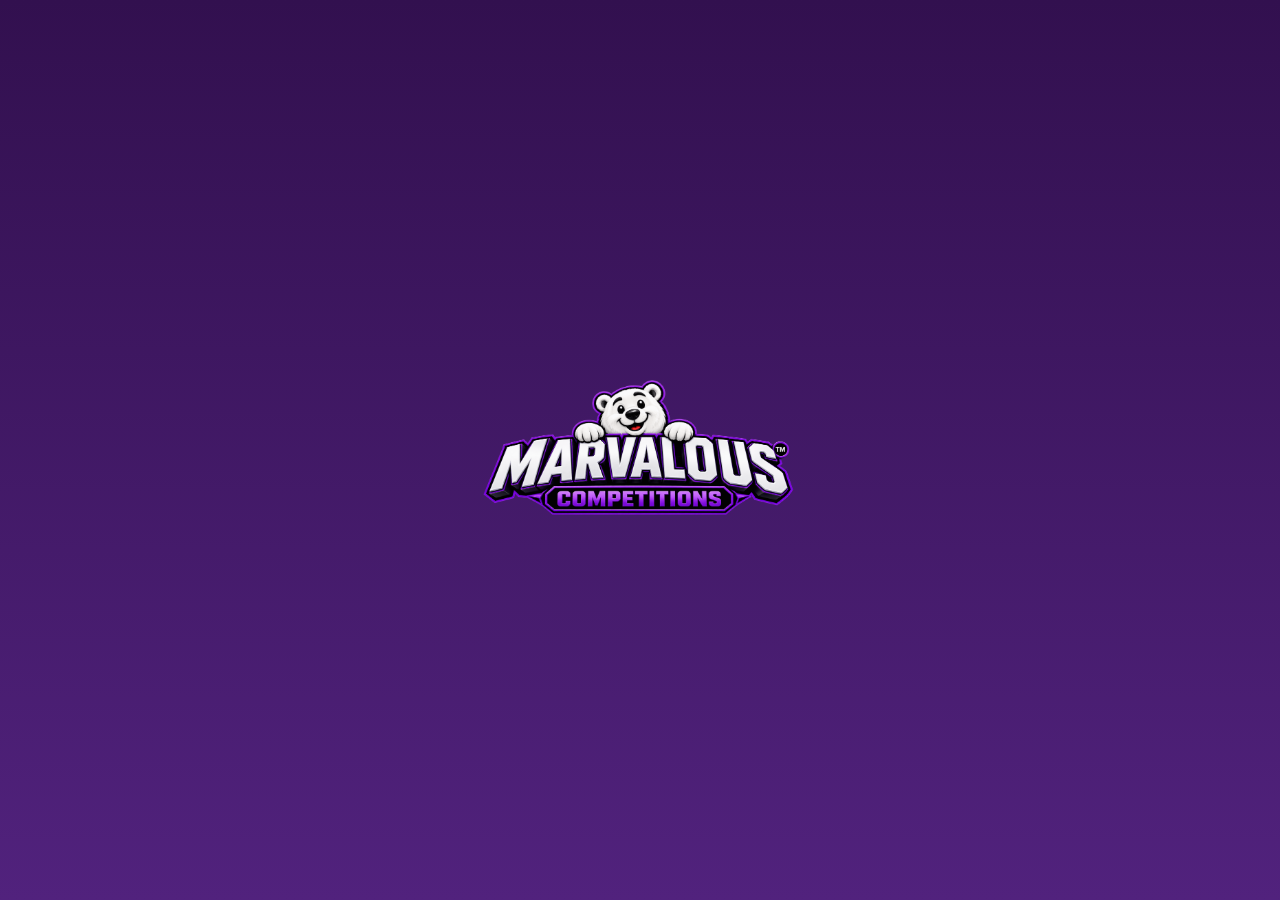
<file: index.html>
<!DOCTYPE html>
<html lang="en">
<head>
  <meta charset="UTF-8">
  <meta name="viewport" content="width=device-width, initial-scale=1.0">
  <meta name="theme-color" content="#5b2a86">
  <link rel="icon" type="image/png" href="app-icon.png">
<link rel="apple-touch-icon" href="app-icon.png">
<link rel="manifest" href="manifest.json"> 

  <title>Marvalous</title>
  <link rel="stylesheet"
href="https://cdnjs.cloudflare.com/ajax/libs/font-awesome/6.5.2/css/all.min.css">

  <style>
    * {
      box-sizing: border-box;
    }

    html, body {
      margin: 0;
      padding: 0;
      min-height: 100%;
      font-family: Arial, Helvetica, sans-serif;
      background: #111111;
    }

    body {
      display: flex;
      justify-content: center;
    }

    .app {
      width: 100%;
      max-width: 520px;
      min-height: 100vh;
      background:
        linear-gradient(
          180deg,
          #51227d 0%,
          #6b32a0 48%,
          #51227d 100%
        );
      padding-bottom: 30px;
      position: relative;
    }

    /* TOP */

   .top {
  padding: 18px 22px 5px;
  text-align: center;
}

.status-box {
  background: #050505;
  color: white;
  border: 2px solid white;
  border-radius: 14px;
  padding: 11px 8px;
  font-size: 17px;
  font-weight: 800;
  box-shadow:
  0 3px 8px rgba(0,0,0,.22),
  0 0 8px rgba(181, 92, 255, .95),
  0 0 20px rgba(145, 55, 230, .70);
}

   .logo-area {
  height: 165px;
  min-height: 0;
  display: flex;
  align-items: center;
  justify-content: center;
  padding: 10px 25px;
  text-align: center;
}

.logo {
  max-width: 270px;
  max-height: 150px;
  object-fit: contain;
}

.temporary-logo {
  display: none;
}

.rules {
  text-align: center;
  color: rgba(255,255,255,.75);
  margin: 0 0 14px;
  font-size: 15px;
}

.menu {
  padding: 0 22px 22px;
  display: grid;
  grid-template-columns: repeat(3, 1fr);
  gap: 12px;
}

.menu-button {
  height: 105px;
  min-height: 0;
  background: white;
  border: 1px solid rgba(220, 181, 255, 0.9);
  border-radius: 16px;
  color: #32154d;
  text-decoration: none;
  display: flex;
  flex-direction: column;
  align-items: center;
  justify-content: center;
  text-align: center;
  padding: 7px 5px;
  box-shadow:
  0 3px 8px rgba(0,0,0,.18),
  0 0 5px rgba(181, 92, 255, .85),
  0 0 10px rgba(145, 55, 230, .40);
  font-size: 13px;
  font-weight: 800;
  cursor: pointer;
}
    


.menu-button:active {
  transform: scale(.97);
}

.icon {
  font-size: 29px;
  line-height: 1;
  margin-bottom: 8px;
}

.notification-icon {
  position: relative;
}

.notification-badge {
  position: absolute;
  top: -11px;
  right: -14px;
  min-width: 21px;
  height: 21px;
  padding: 0 5px;
  border-radius: 999px;
  background: #e53935;
  color: white;
  font-size: 12px;
  font-weight: 800;
  line-height: 21px;
  text-align: center;
  display: none;
  box-shadow: 0 1px 4px rgba(0,0,0,.25);
}      
    .favourites {
      background: #080808;
      color: white;
    }

    .favourites .icon {
      color: #e44b61;
    }

    /* BOTTOM NAV */

    .bottom-nav {
      position: fixed;
      bottom: 0;
      left: 50%;
      transform: translateX(-50%);
      width: 100%;
      max-width: 520px;
      height: 82px;
      background: #32154d;
      border-top: 1px solid rgba(255,255,255,.2);
      display: grid;
      grid-template-columns: repeat(3, 1fr);
      align-items: center;
      z-index: 100;
    }

    .nav-button {
      color: white;
      text-decoration: none;
      text-align: center;
      font-size: 32px;
    }

    .nav-button.home {
      color: #c89cff;
    }

  /* SOCIAL POP-UP */

.social-overlay {
  position: fixed;
  inset: 0;
  background: rgba(0,0,0,.55);
  display: flex;
  align-items: flex-end;
  justify-content: center;
  z-index: 1000;
  opacity: 0;
  visibility: hidden;
  transition: opacity .25s ease;
}

.social-overlay.show {
  opacity: 1;
  visibility: visible;
}

.social-panel {
  width: 100%;
  max-width: 520px;
  background: #51227d;
  border-radius: 28px 28px 0 0;
  padding: 12px 28px 35px;
  transform: translateY(100%);
  transition: transform .3s ease;
  box-shadow: 0 -5px 20px rgba(0,0,0,.25);
}

.social-overlay.show .social-panel {
  transform: translateY(0);
}

.social-handle {
  width: 55px;
  height: 5px;
  border-radius: 10px;
  background: rgba(255,255,255,.35);
  margin: 0 auto 22px;
}

.social-panel h2 {
  color: white;
  text-align: center;
  font-size: 25px;
  margin: 0 0 18px;
}

.social-panel a {
  display: flex;
  align-items: center;
  gap: 22px;
  min-height: 70px;
  color: white;
  text-decoration: none;
  font-size: 20px;
}

.social-panel a i {
  width: 38px;
  text-align: center;
  font-size: 29px;
}  

.social-panel {
  position: relative;
}

.social-close {
  position: absolute;
  top: 18px;
  right: 22px;
  width: 42px;
  height: 42px;
  border: 0;
  background: transparent;
  color: white;
  font-size: 26px;
  display: flex;
  align-items: center;
  justify-content: center;
  cursor: pointer;
}    

/* SPLASH SCREEN */

.splash-screen {
  position: fixed;
  inset: 0;
  width: 100%;
  height: 100%;
  background: linear-gradient(180deg, #32104f 0%, #51227d 100%);
  display: flex;
  align-items: center;
  justify-content: center;
  z-index: 99999;
  transition: opacity 0.5s ease, visibility 0.5s ease;
}

.splash-screen img {
  width: 72%;
  max-width: 330px;
  height: auto;
}

.splash-screen.hide {
  opacity: 0;
  visibility: hidden;
  pointer-events: none;
}    
  </style>
  <script src="https://cdn.onesignal.com/sdks/web/v16/OneSignalSDK.page.js" defer></script>

<script>
window.OneSignalDeferred = window.OneSignalDeferred || [];

OneSignalDeferred.push(async function(OneSignal) {
  await OneSignal.init({
    appId: "53bd206e-20f6-417e-8d73-ce10ee3b1b3a",
    notifyButton: { enable: false }
  });
});
</script>
</head>

<script>
async function updateWinnersToday() {
  try {
 const response = await fetch(
  'https://raw.githubusercontent.com/marvcomps26/marvalous-play-app/refs/heads/main/winner-count.json?t=' + Date.now(),
  { cache: 'no-store' }
);

    const data = await response.json();

    if (data.todaysWinnerCount !== null && data.todaysWinnerCount !== undefined) {
      document.getElementById('todayWinners').textContent =
        data.todaysWinnerCount;
    }
  } catch (error) {
    console.log('Could not update winners count');
  }
}

updateWinnersToday();

setInterval(updateWinnersToday, 30000);
</script>

<!-- SOCIAL PANEL -->
<div id="socialOverlay" class="social-overlay" onclick="closeSocial(event)">

  <div class="social-panel">
  <button class="social-close" onclick="closeSocialPanel()" aria-label="Close">
    <i class="fa-solid fa-xmark"></i>
  </button>

  <div class="social-handle"></div>
  <h2>Follow Us</h2>

    <a href="https://www.facebook.com/share/1EojaTRH2G/">
      <i class="fa-brands fa-facebook"></i>
      Facebook
    </a>

    <a href="https://www.instagram.com/marvalous.competitions?stkn=MWVnZ3Nxdm54OHdrNQ==">
      <i class="fa-brands fa-instagram"></i>
      Instagram
    </a>

    <a href="https://www.tiktok.com/@marvalous_competitionsuk">
      <i class="fa-brands fa-tiktok"></i>
      TikTok
    </a>

  </div>

</div>

<script>
const socialOverlay = document.getElementById('socialOverlay');
const socialPanel = document.querySelector('.social-panel');

let socialStartY = 0;
let socialCurrentY = 0;
let socialDragging = false;

function openSocial(event) {
  event.preventDefault();

  socialPanel.style.transform = '';
  socialPanel.style.transition = '';

  socialOverlay.classList.add('show');
}

function closeSocial(event) {
  if (event.target.id === 'socialOverlay') {
    closeSocialPanel();
  }
}

function closeSocialPanel() {
  socialPanel.style.transition = 'transform .3s ease';
  socialPanel.style.transform = 'translateY(100%)';

  setTimeout(() => {
    socialOverlay.classList.remove('show');
    socialPanel.style.transform = '';
    socialPanel.style.transition = '';
  }, 300);
}

socialPanel.addEventListener('touchstart', function(event) {
  socialStartY = event.touches[0].clientY;
  socialCurrentY = socialStartY;
  socialDragging = true;

  socialPanel.style.transition = 'none';
}, { passive: true });

socialPanel.addEventListener('touchmove', function(event) {
  if (!socialDragging) return;

  socialCurrentY = event.touches[0].clientY;

  const distance = socialCurrentY - socialStartY;

  if (distance > 0) {
    socialPanel.style.transform = `translateY(${distance}px)`;
  }
}, { passive: true });

socialPanel.addEventListener('touchend', function() {
  if (!socialDragging) return;

  socialDragging = false;

  const distance = socialCurrentY - socialStartY;

  if (distance > 100) {
    closeSocialPanel();
  } else {
    socialPanel.style.transition = 'transform .25s ease';
    socialPanel.style.transform = 'translateY(0)';
  }
});
</script>
  
<body>
<div id="splashScreen" class="splash-screen">
  <img src="marv-logo.png" alt="Marvalous Competitions">
</div>
<div class="app">

  <div class="top">
    <div class="status-box">
  <span id="todayWinners" style="display:none"></span>YOUR NEXT WIN COULD BE WAITING!

    </div>
  </div>

  <div class="logo-area">

   <img
  src="marv-logo.png"
  alt="Marvalous Competitions"
  style="width: 72%; max-width: 250px; height: auto;"
> 

  </div>

 <div class="rules">
  <a href="rules.html" style="color: inherit; text-decoration: none;">
    Official Rules
  </a>
 </div>

<div class="menu">

  <a class="menu-button" href="https://marvalouscompetitions.co.uk/">
  <div class="icon"><i class="fa-solid fa-ticket"></i></div>
  Competitions
  </a>

  <a class="menu-button" href="https://marvalouscompetitions.co.uk/lists">
  <div class="icon"><i class="fa-solid fa-list"></i></div>
  Entry List
  </a>

  <a class="menu-button" href="https://marvalouscompetitions.co.uk/account/settings">
  <div class="icon"><i class="fa-solid fa-user"></i></div>
  My Account
  </a>

  <a class="menu-button" href="#" onclick="openSocial(event)">
  <div class="icon"><i class="fa-solid fa-users"></i></div>
  Social
  </a>

<a class="menu-button" href="https://marvalouscompetitions.co.uk/instant-winners">
  <div class="icon"><i class="fa-solid fa-star"></i></div>
  Latest Winners
</a>

 <a class="menu-button" href="https://wa.me/441704776201">
  <div class="icon"><i class="fa-solid fa-headset"></i></div>
  LIVE SUPPORT
 </a>

<a class="menu-button" href="https://marvalouscompetitions.co.uk/account/affiliates">
  <div class="icon"><i class="fa-solid fa-user-plus"></i></div>
  Refer a Friend
</a>

  <a class="menu-button" href="charity.html">
  <div class="icon"><i class="fa-solid fa-hand-holding-heart"></i></div>
  Charity Donations
  </a>

  <a class="menu-button" href="notifications.html">
  <div class="icon notification-icon">
    <i class="fa-solid fa-bell"></i>
    <span id="notificationBadge" class="notification-badge"></span>
  </div>
  Notifications
</a>

</div>

</div>
<script>
window.addEventListener('load', () => {
  const splash = document.getElementById('splashScreen');

  if (!splash) return;

  if (sessionStorage.getItem('marvalousSplashShown')) {
    splash.style.display = 'none';
    return;
  }

  sessionStorage.setItem('marvalousSplashShown', 'true');

  setTimeout(() => {
    splash.classList.add('hide');
  }, 1200);
});
</script>

<script>
async function updateNotificationBadge() {
  try {
    const response = await fetch(
      'https://marvalous-notifications.marvalouscompetitions.workers.dev/?t=' + Date.now(),
      { cache: 'no-store' }
    );

    const data = await response.json();
    const clearedAt =
  localStorage.getItem('marvalousNotificationsClearedAt');

const notifications = (data.notifications || []).filter(item => {
  if (!clearedAt) return true;
  if (!item.time) return false;

  return new Date(item.time).getTime() >
    new Date(clearedAt).getTime();
});

    const lastReadId =
      localStorage.getItem('marvalousLastReadNotificationId');

    let unreadCount = 0;

    if (!lastReadId) {
      unreadCount = notifications.length;
    } else {
      const lastReadIndex = notifications.findIndex(
        notification => notification.id === lastReadId
      );

      if (lastReadIndex === -1) {
        unreadCount = notifications.length;
      } else {
        unreadCount = lastReadIndex;
      }
    }

    const badge = document.getElementById('notificationBadge');

    if (!badge) return;

    if (unreadCount > 0) {
      badge.textContent = unreadCount > 99 ? '99+' : unreadCount;
      badge.style.display = 'block';
    } else {
      badge.style.display = 'none';
    }

  } catch (error) {
    console.log('Could not update notification badge');
  }
}

updateNotificationBadge();

window.addEventListener('pageshow', updateNotificationBadge);
</script>
  
</body>
</html>
</file>
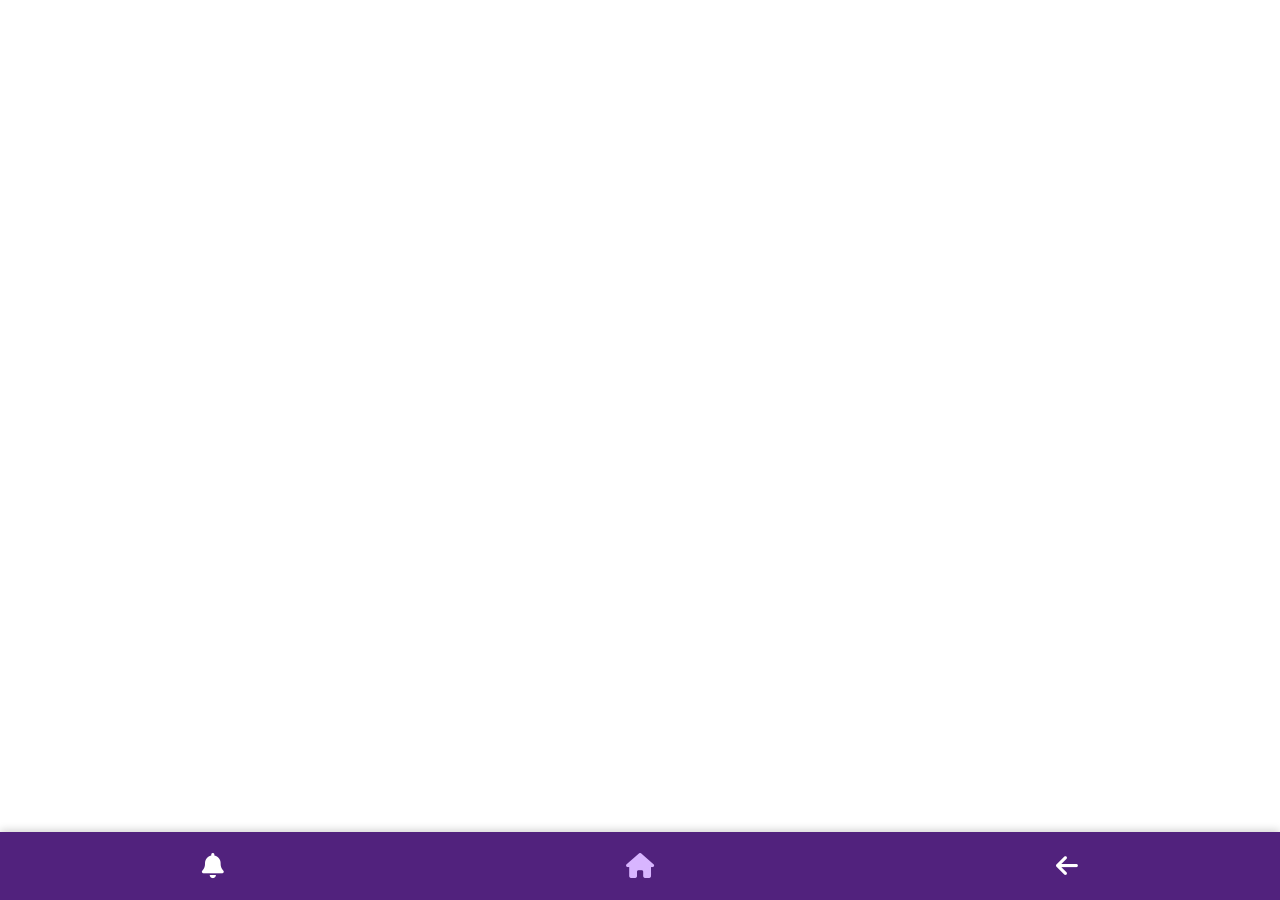
<file: browser.html>
<!DOCTYPE html>
<html lang="en">
<head>
  <meta charset="UTF-8">
  <meta name="viewport" content="width=device-width, initial-scale=1.0">
  <meta name="theme-color" content="#51227d">

  <title>Marvalous</title>

  <link rel="stylesheet"
    href="https://cdnjs.cloudflare.com/ajax/libs/font-awesome/6.5.2/css/all.min.css">

  <style>
    * {
      box-sizing: border-box;
    }

    html, body {
      margin: 0;
      padding: 0;
      width: 100%;
      height: 100%;
      overflow: hidden;
      font-family: Arial, Helvetica, sans-serif;
      background: white;
    }

    .browser {
      position: fixed;
      top: 0;
      left: 0;
      right: 0;
      bottom: 68px;
    }

    .browser iframe {
      width: 100%;
      height: 100%;
      border: 0;
      display: block;
      background: white;
    }

    .bottom-nav {
      position: fixed;
      left: 0;
      right: 0;
      bottom: 0;
      height: 68px;
      background: #51227d;
      display: grid;
      grid-template-columns: repeat(3, 1fr);
      align-items: center;
      z-index: 1000;
      box-shadow: 0 -2px 8px rgba(0,0,0,.18);
    }

    .nav-button {
      height: 68px;
      border: 0;
      background: transparent;
      color: white;
      display: flex;
      align-items: center;
      justify-content: center;
      text-decoration: none;
      font-size: 25px;
      cursor: pointer;
    }

    .nav-button.home {
      color: #d8b5ff;
    }

    .nav-button:active {
      background: rgba(255,255,255,.08);
    }
  </style>
</head>

<body>

  <div class="browser">
    <iframe id="webFrame" title="Marvalous"></iframe>
  </div>

  
<nav class="bottom-nav">

  <a class="nav-button" href="index.html#notifications" aria-label="Notifications">
    <i class="fa-solid fa-bell"></i>
  </a>

  <a class="nav-button home" href="index.html" aria-label="App Home">
    <i class="fa-solid fa-house"></i>
  </a>

  <button class="nav-button" onclick="goBack()" aria-label="Back">
    <i class="fa-solid fa-arrow-left"></i>
  </button>

</nav>


  <script>
    const params = new URLSearchParams(window.location.search);
    const requestedPage = params.get('page');

    const allowedPages = {
  competitions: 'https://marvalouscompetitions.co.uk/',
  lists: 'https://marvalouscompetitions.co.uk/lists',
  account: 'https://marvalouscompetitions.co.uk/account/settings'
};

    const frame = document.getElementById('webFrame');

    frame.src =
      allowedPages[requestedPage] ||
      'https://marvalouscompetitions.co.uk/';

    function goBack() {
      try {
        frame.contentWindow.history.back();
      } catch (error) {
        window.location.href = 'index.html';
      }
    }
  </script>

</body>
</html>
</file>
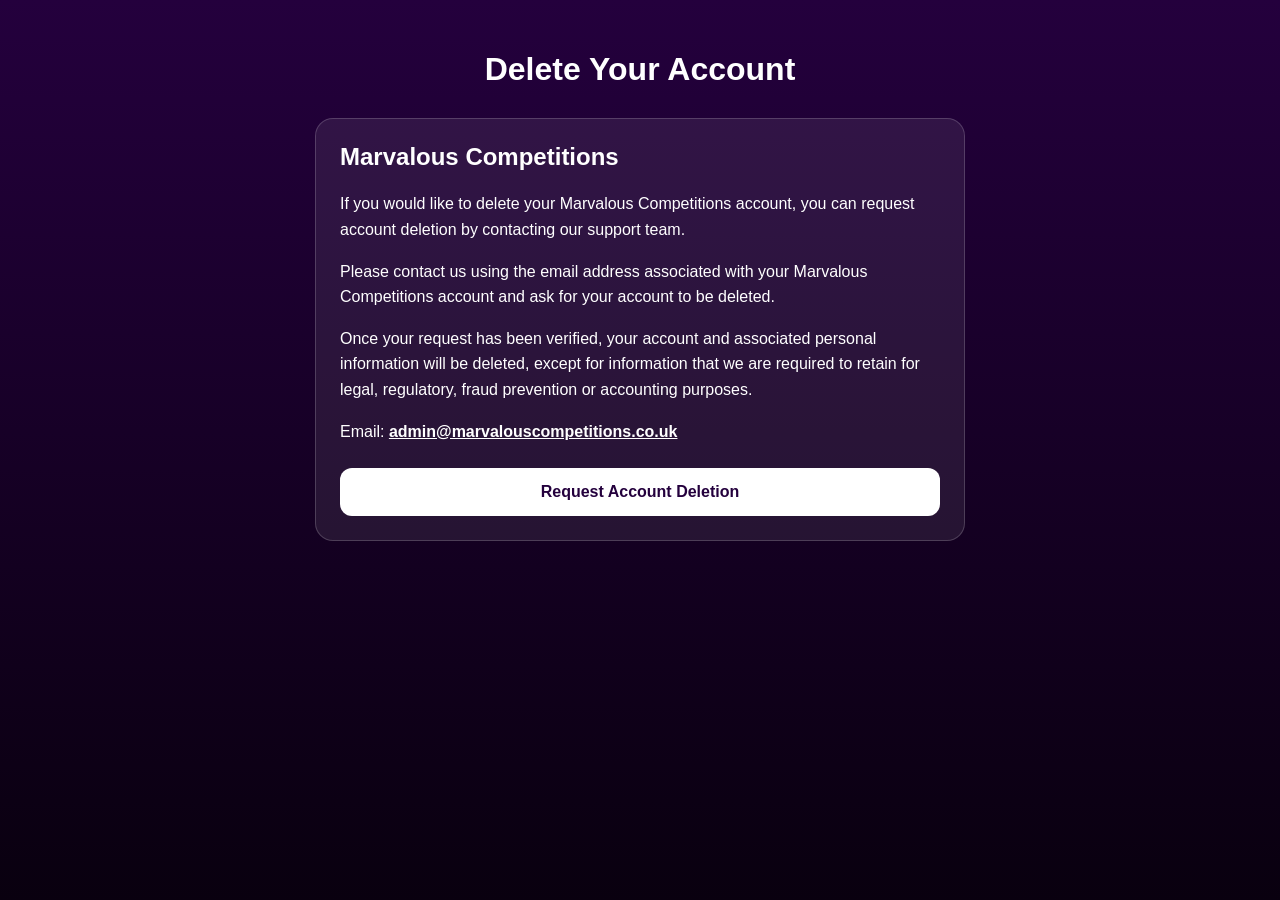
<file: delete-account.html>
<!DOCTYPE html>
<html lang="en">
<head>
  <meta charset="UTF-8">
  <meta name="viewport" content="width=device-width, initial-scale=1.0">
  <title>Delete Account | Marvalous Competitions</title>

  <style>
    * {
      box-sizing: border-box;
    }

    body {
      margin: 0;
      min-height: 100vh;
      font-family: Arial, sans-serif;
      background: linear-gradient(180deg, #24003d 0%, #09000f 100%);
      color: white;
      padding: 30px 20px;
    }

    .container {
      max-width: 650px;
      margin: 0 auto;
    }

    h1 {
      text-align: center;
      margin-bottom: 30px;
    }

    .box {
      background: rgba(255, 255, 255, 0.08);
      border: 1px solid rgba(255, 255, 255, 0.18);
      border-radius: 18px;
      padding: 24px;
    }

    h2 {
      margin-top: 0;
    }

    p {
      line-height: 1.6;
    }

    a {
      color: #ffffff;
      font-weight: bold;
    }

    .button {
      display: block;
      width: 100%;
      margin-top: 24px;
      padding: 15px;
      text-align: center;
      background: white;
      color: #24003d;
      text-decoration: none;
      border-radius: 12px;
      font-weight: bold;
    }
  </style>
</head>

<body>

  <div class="container">

    <h1>Delete Your Account</h1>

    <div class="box">

      <h2>Marvalous Competitions</h2>

      <p>
        If you would like to delete your Marvalous Competitions account,
        you can request account deletion by contacting our support team.
      </p>

      <p>
        Please contact us using the email address associated with your
        Marvalous Competitions account and ask for your account to be deleted.
      </p>

      <p>
        Once your request has been verified, your account and associated
        personal information will be deleted, except for information that
        we are required to retain for legal, regulatory, fraud prevention
        or accounting purposes.
      </p>

      <p>
        Email:
        <a href="mailto:admin@marvalouscompetitions.co.uk">
          admin@marvalouscompetitions.co.uk
        </a>
      </p>

      <a
        class="button"
        href="mailto:admin@marvalouscompetitions.co.uk?subject=Account%20Deletion%20Request"
      >
        Request Account Deletion
      </a>

    </div>

  </div>

</body>
</html>
</file>
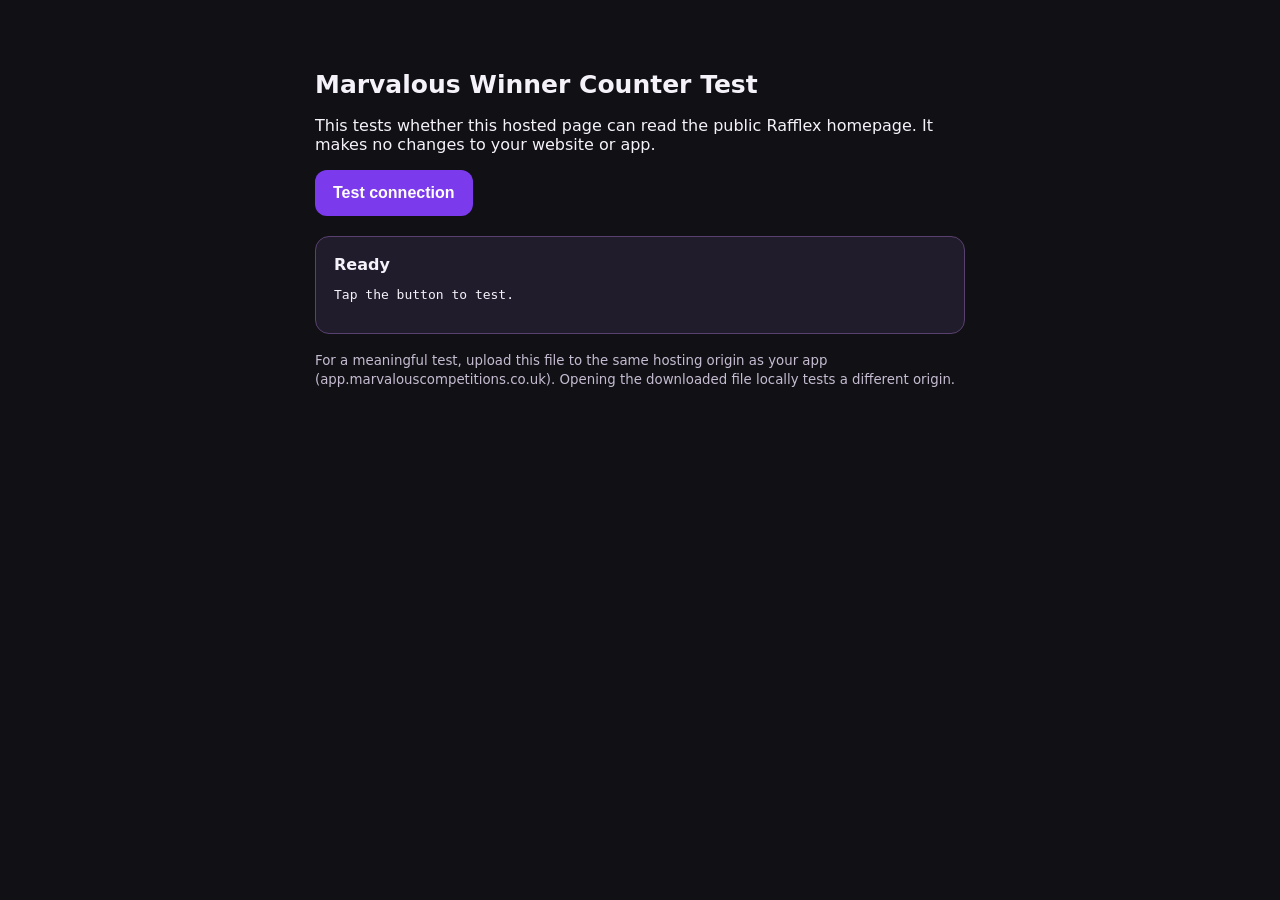
<file: marvalous-counter-test.html>
<!doctype html>
<html lang="en"><head><meta charset="utf-8"><meta name="viewport" content="width=device-width,initial-scale=1"><title>Marvalous Counter Connection Test</title>
<style>body{background:#111015;color:#f5f2fa;font:16px system-ui,sans-serif;max-width:650px;margin:35px auto;padding:18px}h1{font-size:25px}button{background:#7c3aed;color:white;border:0;border-radius:12px;padding:14px 18px;font-weight:700;font-size:16px}section{background:#211c2b;border:1px solid #59416f;border-radius:14px;padding:18px;margin-top:20px}pre{white-space:pre-wrap;overflow-wrap:anywhere;font-size:13px}small{color:#c5bcd1}</style></head><body>
<h1>Marvalous Winner Counter Test</h1><p>This tests whether this hosted page can read the public Rafflex homepage. It makes no changes to your website or app.</p>
<button id="run">Test connection</button><section><strong id="status">Ready</strong><pre id="details">Tap the button to test.</pre></section><p><small>For a meaningful test, upload this file to the same hosting origin as your app (app.marvalouscompetitions.co.uk). Opening the downloaded file locally tests a different origin.</small></p>
<script>
const url='https://marvalouscompetitions.co.uk/';
const status=document.getElementById('status'),details=document.getElementById('details'),button=document.getElementById('run');
button.onclick=async()=>{button.disabled=true;status.textContent='Testing…';details.textContent='Requesting Rafflex homepage…';const controller=new AbortController();const timeout=setTimeout(()=>controller.abort(),15000);try{
const target=new URL(url);target.searchParams.set('_mc_ts',String(Date.now()));
const response=await fetch(target.toString(),{mode:'cors',cache:'no-store',signal:controller.signal});
if(!response.ok)throw new Error('HTTP '+response.status+' '+response.statusText);
const html=await response.text();const doc=new DOMParser().parseFromString(html,'text/html');const element=doc.querySelector('#mcWinnersNumber');
if(!element){status.textContent='Connected, but counter not found';details.textContent='The request succeeded (HTTP '+response.status+'), but #mcWinnersNumber was missing from the returned HTML. The page may differ for automated requests.';return;}
const raw=element.getAttribute('data-count')||element.textContent.trim();const count=Number.parseInt(raw.replace(/,/g,''),10);
if(!Number.isFinite(count)){status.textContent='Connected, but count invalid';details.textContent='Counter element found but value was: '+raw;return;}
status.textContent='Success — '+count+' winners';details.textContent='Cross-origin request succeeded. Count extracted from #mcWinnersNumber. This confirms direct browser access from this test page at this moment.';
}catch(err){status.textContent='Connection failed';details.textContent=(err.name==='AbortError'?'Timed out after 15 seconds.':String(err))+'\n\nIf the browser console mentions CORS or Access-Control-Allow-Origin, Rafflex does not permit this cross-origin read. Other causes include security blocks and network errors.';}finally{clearTimeout(timeout);button.disabled=false;}};
</script></body></html>
</file>
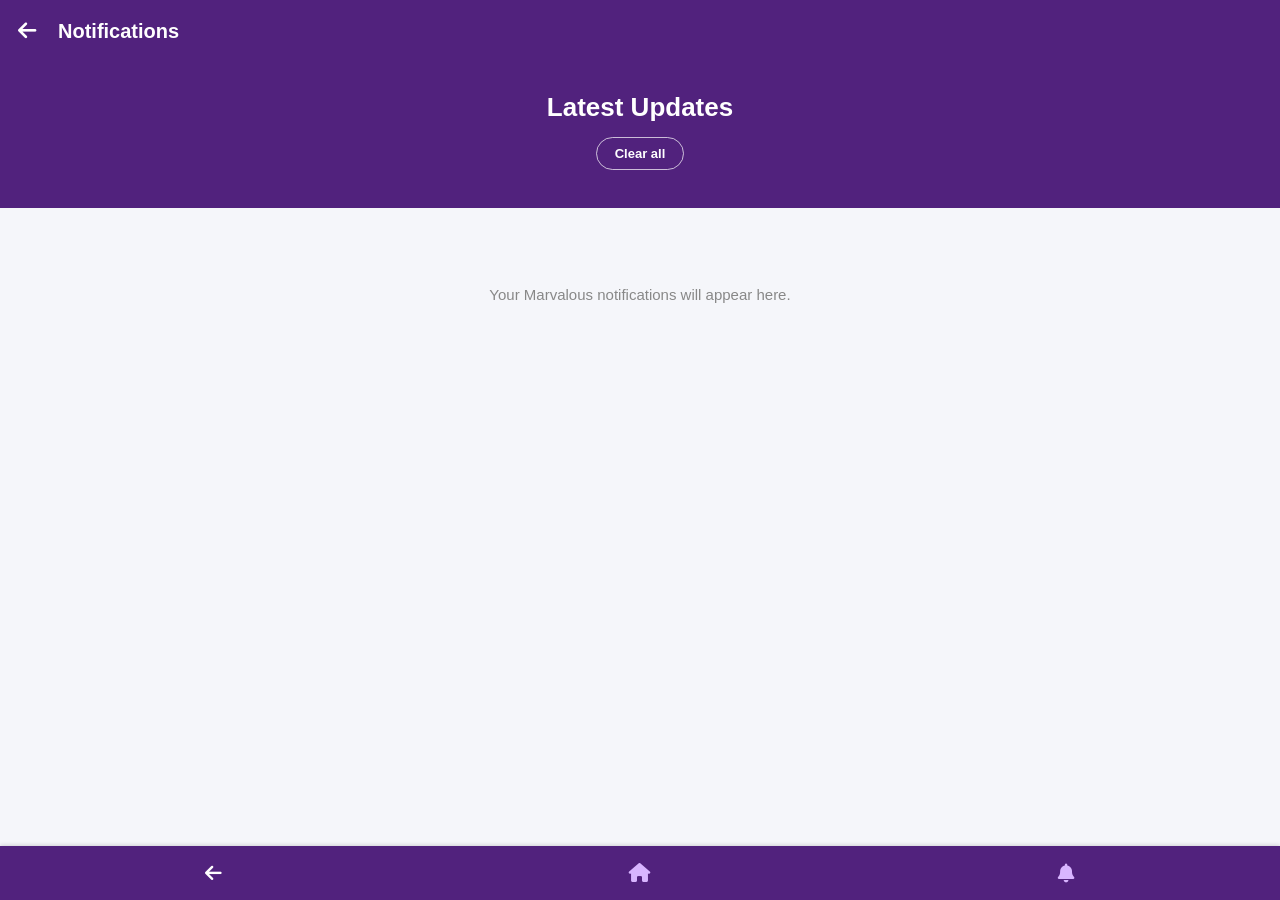
<file: notifications.html>
<!DOCTYPE html>
<html lang="en">
<head>
  <meta charset="UTF-8">
  <meta name="viewport" content="width=device-width, initial-scale=1.0">
  <meta name="theme-color" content="#51227d">

  <title>Notifications</title>

  <link rel="stylesheet"
    href="https://cdnjs.cloudflare.com/ajax/libs/font-awesome/6.5.2/css/all.min.css">

  <link rel="stylesheet" href="app-nav.css">

  <style>
    * {
      box-sizing: border-box;
    }

    html, body {
      margin: 0;
      padding: 0;
      min-height: 100%;
      font-family: Arial, Helvetica, sans-serif;
      background: #f5f6fa;
      color: #333;
    }

    .header {
      height: 62px;
      background: #51227d;
      color: white;
      display: flex;
      align-items: center;
      padding: 0 18px;
      gap: 22px;
    }

    .header a {
      color: white;
      text-decoration: none;
      font-size: 21px;
    }

    .header-title {
      font-size: 20px;
      font-weight: 600;
    }

    .page-title {
      background: #51227d;
      color: white;
      text-align: center;
      padding: 30px 20px 38px;
      font-size: 26px;
      font-weight: 800;
    }

    .clear-notifications {
  display: block;
  margin: 14px auto 0;
  padding: 8px 18px;
  border: 1px solid rgba(255,255,255,.7);
  border-radius: 20px;
  background: transparent;
  color: white;
  font-size: 13px;
  font-weight: 700;
  cursor: pointer;
}

.clear-notifications:active {
  background: rgba(255,255,255,.15);
}

.clear-modal {
  position: fixed;
  inset: 0;
  background: rgba(0, 0, 0, .55);
  display: none;
  align-items: center;
  justify-content: center;
  padding: 25px;
  z-index: 9999;
}

.clear-modal.show {
  display: flex;
}

.clear-modal-box {
  width: 100%;
  max-width: 340px;
  background: white;
  border-radius: 22px;
  padding: 28px 24px 22px;
  text-align: center;
  box-shadow: 0 10px 35px rgba(0, 0, 0, .3);
}

.clear-modal-icon {
  width: 58px;
  height: 58px;
  margin: 0 auto 16px;
  border-radius: 50%;
  background: #51227d;
  color: white;
  display: flex;
  align-items: center;
  justify-content: center;
  font-size: 23px;
}

.clear-modal-title {
  color: #32154d;
  font-size: 21px;
  font-weight: 800;
  margin-bottom: 8px;
}

.clear-modal-text {
  color: #666;
  font-size: 14px;
  line-height: 1.45;
  margin-bottom: 22px;
}

.clear-modal-actions {
  display: flex;
  gap: 10px;
}

.clear-modal-actions button {
  flex: 1;
  height: 44px;
  border-radius: 12px;
  font-size: 14px;
  font-weight: 800;
  cursor: pointer;
}

.modal-cancel {
  background: #f1edf5;
  color: #51227d;
  border: 0;
}

.modal-clear {
  background: #51227d;
  color: white;
  border: 0;
}    

    .notification-list {
      max-width: 520px;
      margin: 0 auto;
      padding: 18px;
    }

    .notification {
      background: white;
      border-radius: 14px;
      padding: 17px;
      margin-bottom: 12px;
      display: flex;
      gap: 14px;
      box-shadow: 0 2px 7px rgba(0,0,0,.08);
    }

    .notification-icon {
      width: 44px;
      height: 44px;
      min-width: 44px;
      border-radius: 50%;
      background: #51227d;
      color: white;
      display: flex;
      align-items: center;
      justify-content: center;
      font-size: 18px;
    }

 .notification-content {
  flex: 1;
  min-width: 0;
  overflow: hidden;
  overflow-wrap: anywhere;
 }

    .notification-title {
      color: #32154d;
      font-size: 16px;
      font-weight: 800;
      margin-bottom: 5px;
    }

    .notification-message {
      color: #555;
      font-size: 14px;
      line-height: 1.4;
      overflow-wrap: anywhere;
      word-break: break-word;
      white-space: normal;
    }

    .notification-time {
      color: #999;
      font-size: 12px;
      margin-top: 8px;
    }

    .empty {
      text-align: center;
      color: #888;
      padding: 60px 20px;
      font-size: 15px;
    }
  </style>
</head>

<body class="has-bottom-nav">

  <header class="header">
    <a href="index.html" aria-label="Back">
      <i class="fa-solid fa-arrow-left"></i>
    </a>

    <div class="header-title">Notifications</div>
  </header>

  <div class="page-title">
  Latest Updates

  <button id="clearNotificationsButton" class="clear-notifications">
    Clear all
  </button>
</div>

  <div id="clearModal" class="clear-modal">
  <div class="clear-modal-box">
    <div class="clear-modal-icon">
      <i class="fa-solid fa-bell-slash"></i>
    </div>

    <div class="clear-modal-title">
      Clear notifications?
    </div>

    <div class="clear-modal-text">
      This will remove all notifications from your list.
    </div>

    <div class="clear-modal-actions">
      <button id="cancelClearButton" class="modal-cancel">
        Cancel
      </button>

      <button id="confirmClearButton" class="modal-clear">
        Clear all
      </button>
    </div>
  </div>
</div>
  <main id="notificationList" class="notification-list">

    <div class="empty">
      Your Marvalous notifications will appear here.
    </div>

  </main>

  <nav class="bottom-nav">

    <button class="nav-button" onclick="history.back()" aria-label="Back">
      <i class="fa-solid fa-arrow-left"></i>
    </button>

    <a class="nav-button home" href="index.html" aria-label="Home">
      <i class="fa-solid fa-house"></i>
    </a>

  <a class="nav-button active" href="notifications.html" aria-label="Notifications">
  <i class="fa-solid fa-bell"></i>
  </a>

  </nav>

 <script>
   function formatNotificationTime(time) {
  if (!time) return '';

  const date = new Date(time);

  return date.toLocaleString('en-GB', {
    day: 'numeric',
    month: 'short',
    hour: 'numeric',
    minute: '2-digit',
    hour12: true,
    timeZone: 'Europe/London'
  }).replace(',', ' ·');
   }
async function loadNotifications() {
  const list = document.getElementById('notificationList');

  try {
   const response = await fetch(
  'https://marvalous-notifications.marvalouscompetitions.workers.dev/?t=' + Date.now(),
  { cache: 'no-store' }
);

  const data = await response.json();

const clearedAt =
  localStorage.getItem('marvalousNotificationsClearedAt');

const notifications = (data.notifications || []).filter(item => {
  if (!clearedAt) return true;
  if (!item.time) return false;

  return new Date(item.time).getTime() >
    new Date(clearedAt).getTime();
});
    if (notifications.length > 0 && notifications[0].id) {
  localStorage.setItem(
    'marvalousLastReadNotificationId',
    notifications[0].id
  );
}

    if (notifications.length === 0) {
      list.innerHTML = `
        <div class="empty">
          Your Marvalous notifications will appear here.
        </div>
      `;
      return;
    }

    list.innerHTML = '';

    notifications.forEach(item => {
      const notification = document.createElement('div');
      notification.className = 'notification';

      notification.innerHTML = `
        <div class="notification-icon">
          <i class="fa-solid fa-bell"></i>
        </div>

        <div class="notification-content">
          <div class="notification-title">${item.title || ''}</div>
          <div class="notification-message">${item.message || ''}</div>
          <div class="notification-time">${formatNotificationTime(item.time)}</div>
        </div>
      `;

      list.appendChild(notification);
    });

  } catch (error) {
    list.innerHTML = `
      <div class="empty">
        Your Marvalous notifications will appear here.
      </div>
    `;
  }
}

const clearModal = document.getElementById('clearModal');
const clearButton = document.getElementById('clearNotificationsButton');
const cancelClearButton = document.getElementById('cancelClearButton');
const confirmClearButton = document.getElementById('confirmClearButton');

clearButton.addEventListener('click', () => {
  clearModal.classList.add('show');
});

cancelClearButton.addEventListener('click', () => {
  clearModal.classList.remove('show');
});

clearModal.addEventListener('click', (event) => {
  if (event.target === clearModal) {
    clearModal.classList.remove('show');
  }
});

confirmClearButton.addEventListener('click', () => {
  localStorage.setItem(
    'marvalousNotificationsClearedAt',
    new Date().toISOString()
  );

  document.getElementById('notificationList').innerHTML = `
    <div class="empty">
      Your Marvalous notifications will appear here.
    </div>
  `;

  clearModal.classList.remove('show');
});

loadNotifications();
  
 </script> 
</body>
</html>
</file>
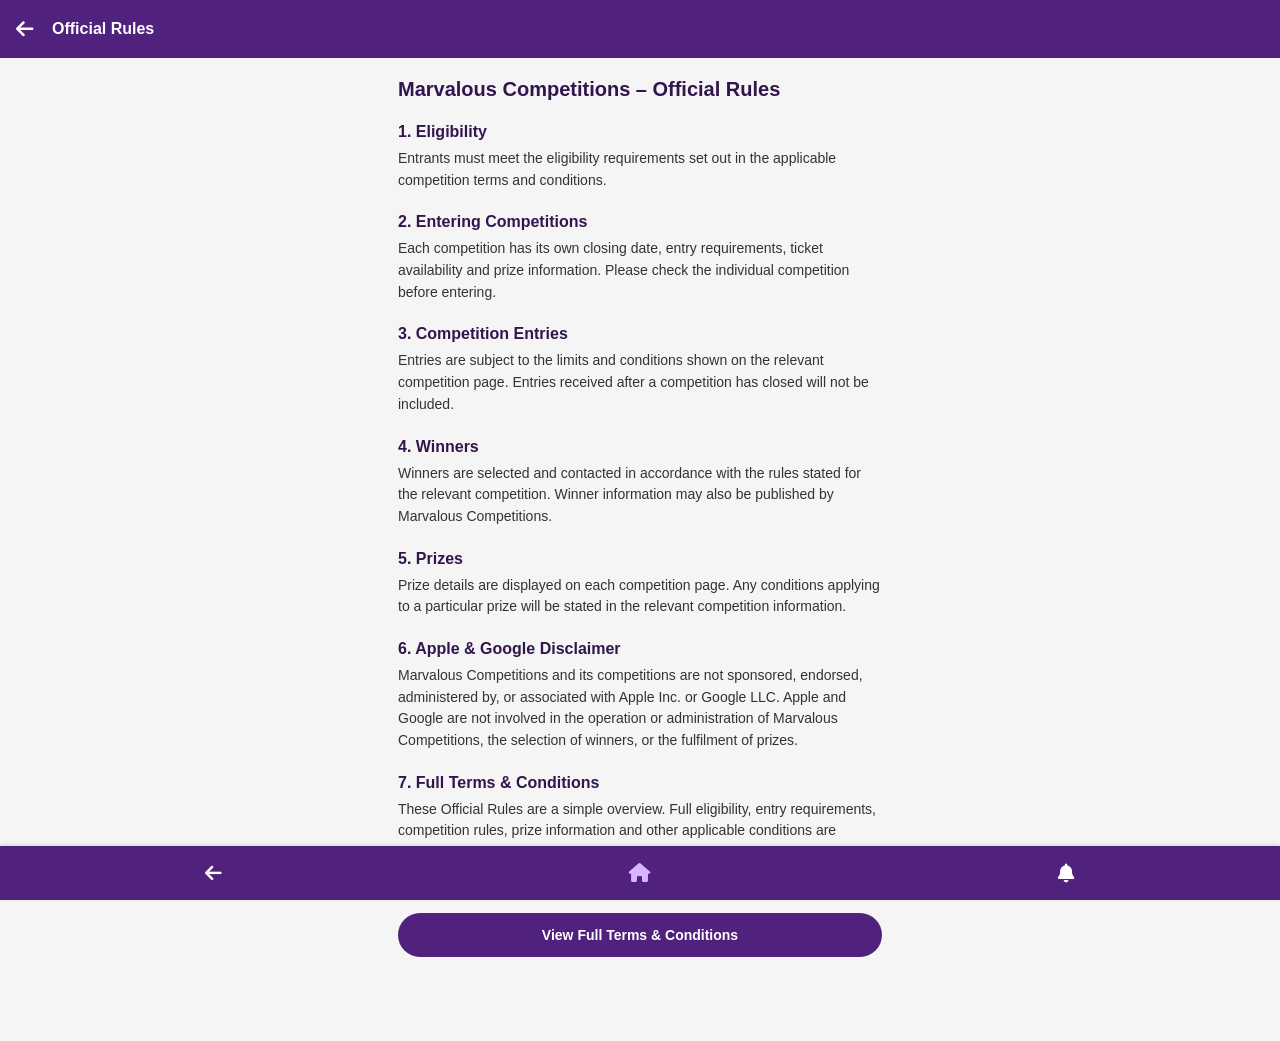
<file: rules.html>
<!DOCTYPE html>
<html lang="en">
<head>
  <meta charset="UTF-8">
  <meta name="viewport" content="width=device-width, initial-scale=1.0">
  <meta name="theme-color" content="#51227d">

  <title>Official Rules</title>

  <link rel="stylesheet"
    href="https://cdnjs.cloudflare.com/ajax/libs/font-awesome/6.5.2/css/all.min.css">

  <link rel="stylesheet" href="app-nav.css">

  <style>
    * {
      box-sizing: border-box;
    }

    html, body {
      margin: 0;
      padding: 0;
      font-family: Arial, Helvetica, sans-serif;
      background: #f5f5f5;
      color: #333;
    }

    .header {
      height: 58px;
      background: #51227d;
      color: white;
      display: flex;
      align-items: center;
      padding: 0 16px;
      gap: 18px;
    }

    .header a {
      color: white;
      text-decoration: none;
      font-size: 20px;
    }

    .header-title {
      font-size: 16px;
      font-weight: 600;
    }

    .content {
      max-width: 520px;
      margin: 0 auto;
      padding: 20px 18px 30px;
    }

    h1 {
      color: #32154d;
      font-size: 20px;
      margin: 0 0 20px;
    }

    h2 {
      color: #32154d;
      font-size: 16px;
      margin: 22px 0 7px;
    }

    p {
      font-size: 14px;
      line-height: 1.55;
      margin: 0;
    }

    .terms-button {
      display: block;
      width: 100%;
      margin-top: 28px;
      padding: 14px 18px;
      border-radius: 30px;
      background: #51227d;
      color: white;
      text-align: center;
      text-decoration: none;
      font-size: 14px;
      font-weight: 700;
    }
  </style>
</head>

<body class="has-bottom-nav">

  <div class="header">
    <a href="index.html" aria-label="Back">
      <i class="fa-solid fa-arrow-left"></i>
    </a>

    <div class="header-title">Official Rules</div>
  </div>

  <main class="content">

    <h1>Marvalous Competitions – Official Rules</h1>

    <h2>1. Eligibility</h2>
    <p>
      Entrants must meet the eligibility requirements set out in the
      applicable competition terms and conditions.
    </p>

    <h2>2. Entering Competitions</h2>
    <p>
      Each competition has its own closing date, entry requirements,
      ticket availability and prize information. Please check the
      individual competition before entering.
    </p>

    <h2>3. Competition Entries</h2>
    <p>
      Entries are subject to the limits and conditions shown on the
      relevant competition page. Entries received after a competition
      has closed will not be included.
    </p>

    <h2>4. Winners</h2>
    <p>
      Winners are selected and contacted in accordance with the rules
      stated for the relevant competition. Winner information may also
      be published by Marvalous Competitions.
    </p>

    <h2>5. Prizes</h2>
    <p>
      Prize details are displayed on each competition page. Any
      conditions applying to a particular prize will be stated in the
      relevant competition information.
    </p>

    <h2>6. Apple &amp; Google Disclaimer</h2>
    <p>
      Marvalous Competitions and its competitions are not sponsored,
      endorsed, administered by, or associated with Apple Inc. or
      Google LLC. Apple and Google are not involved in the operation
      or administration of Marvalous Competitions, the selection of
      winners, or the fulfilment of prizes.
    </p>

    <h2>7. Full Terms &amp; Conditions</h2>
    <p>
      These Official Rules are a simple overview. Full eligibility,
      entry requirements, competition rules, prize information and
      other applicable conditions are contained within our full
      Terms &amp; Conditions and the information shown on each
      individual competition.
    </p>

    <a class="terms-button"
       href="https://marvalouscompetitions.co.uk/terms">
      View Full Terms &amp; Conditions
    </a>

  </main>

  <nav class="bottom-nav">

    <button class="nav-button" onclick="history.back()" aria-label="Back">
      <i class="fa-solid fa-arrow-left"></i>
    </button>

    <a class="nav-button home" href="index.html" aria-label="Home">
      <i class="fa-solid fa-house"></i>
    </a>

    <a class="nav-button" href="notifications.html" aria-label="Notifications">
      <i class="fa-solid fa-bell"></i>
    </a>

  </nav>

</body>
</html>
</file>
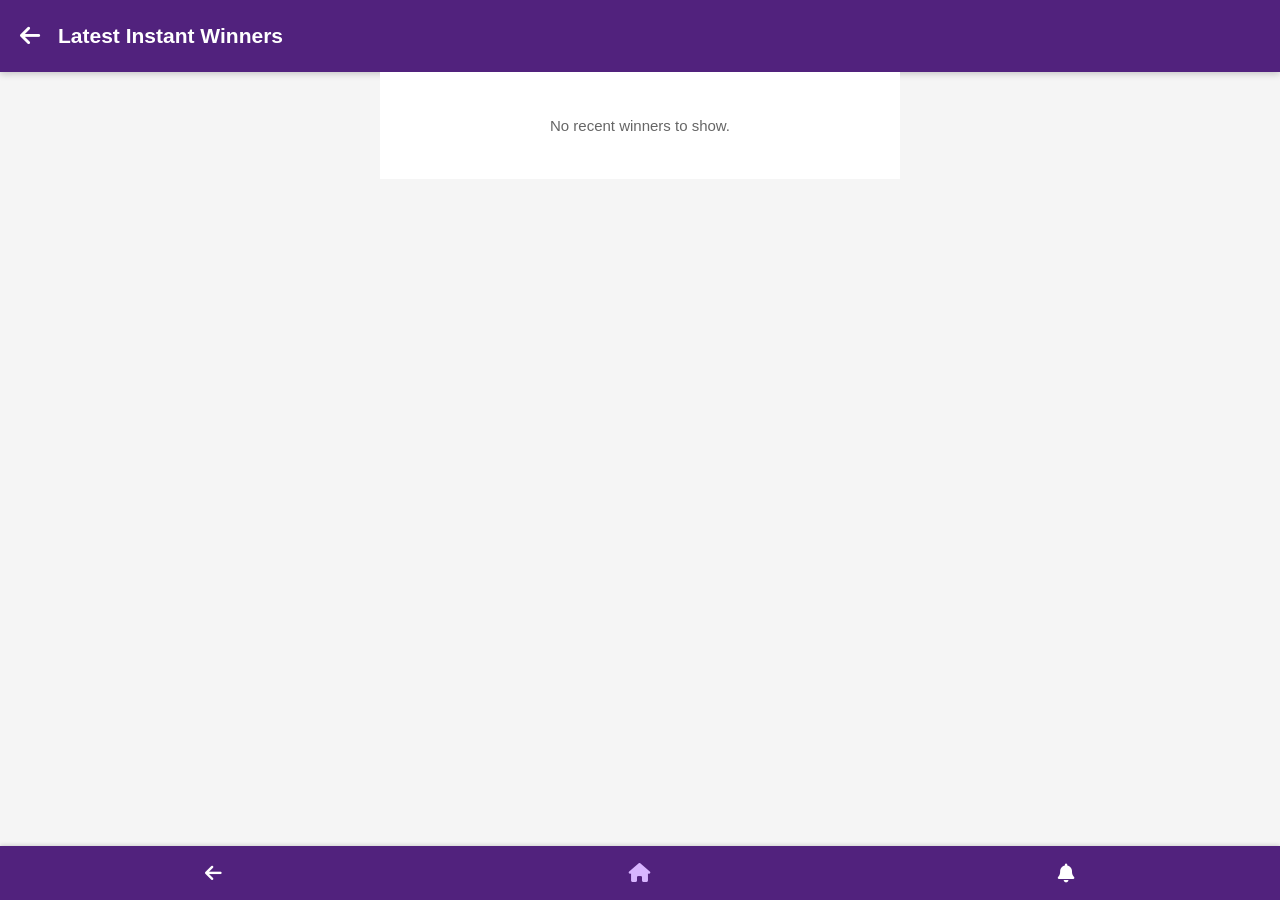
<file: winners.html>
<!DOCTYPE html>
<html lang="en">
<head>
  <meta charset="UTF-8">
  <meta name="viewport" content="width=device-width, initial-scale=1.0">
  <meta name="theme-color" content="#51227d">

  <title>Latest Winners</title>

  <link rel="stylesheet"
    href="https://cdnjs.cloudflare.com/ajax/libs/font-awesome/6.5.2/css/all.min.css">
  <link rel="stylesheet" href="app-nav.css">
  <style>
    * {
      box-sizing: border-box;
    }

    html, body {
      margin: 0;
      padding: 0;
      min-height: 100%;
      font-family: Arial, Helvetica, sans-serif;
      background: #f5f5f5;
    }

    body {
      padding-bottom: 68px;
    }

    /* HEADER */

    .header {
      height: 72px;
      background: #51227d;
      color: white;
      display: flex;
      align-items: center;
      padding: 0 20px;
      gap: 18px;
      box-shadow: 0 2px 7px rgba(0,0,0,.2);
    }

    .header a {
      color: white;
      font-size: 23px;
      text-decoration: none;
    }

    .header h1 {
      margin: 0;
      font-size: 21px;
      font-weight: 800;
    }

    /* WINNERS */

    .winners {
      max-width: 520px;
      margin: 0 auto;
      background: white;
    }

    .winner {
      min-height: 92px;
      display: flex;
      align-items: center;
      gap: 15px;
      padding: 13px 18px;
      border-bottom: 1px solid #e5e5e5;
    }

    .winner img {
      width: 62px;
      height: 62px;
      border-radius: 50%;
      object-fit: cover;
      background: #eee;
      flex-shrink: 0;
    }

    .winner-info {
      min-width: 0;
    }

    .winner-title {
      color: #32154d;
      font-size: 15px;
      font-weight: 800;
      margin-bottom: 5px;
    }

    .winner-details {
      color: #666;
      font-size: 13px;
      line-height: 1.4;
    }

    .loading {
      padding: 45px 20px;
      text-align: center;
      color: #666;
      font-size: 15px;
    }

 </style>
</head>

<body class="has-bottom-nav">

  <div class="header">
    <a href="index.html" aria-label="Back">
      <i class="fa-solid fa-arrow-left"></i>
    </a>

    <h1>Latest Instant Winners</h1>
  </div>

  <div class="winners" id="winnerList">
    <div class="loading">
      Loading latest winners...
    </div>
  </div>

  <nav class="bottom-nav">

    <button class="nav-button" onclick="history.back()" aria-label="Back">
      <i class="fa-solid fa-arrow-left"></i>
    </button>

    <a class="nav-button home" href="index.html" aria-label="Home">
      <i class="fa-solid fa-house"></i>
    </a>

  <a class="nav-button" href="notifications.html" aria-label="Notifications">
  <i class="fa-solid fa-bell"></i>
  </a>

  </nav>

  <script>
    async function loadWinners() {
      const winnerList = document.getElementById('winnerList');

      try {
        const response = await fetch(
          'instant-winners.json?t=' + Date.now(),
          { cache: 'no-store' }
        );

        const data = await response.json();

        if (!data.winners || data.winners.length === 0) {
          winnerList.innerHTML =
            '<div class="loading">No recent winners to show.</div>';
          return;
        }

        winnerList.innerHTML = '';

        data.winners.forEach(item => {
          const row = document.createElement('div');
          row.className = 'winner';

          const details = Array.isArray(item.details)
            ? item.details.filter(line => line !== item.winner).join(' • ')
            : '';

          row.innerHTML = `
            <img src="${item.image || ''}" alt="">
            <div class="winner-info">
              <div class="winner-title">${item.winner || ''}</div>
              <div class="winner-details">${details}</div>
            </div>
          `;

          winnerList.appendChild(row);
        });

      } catch (error) {
        winnerList.innerHTML =
          '<div class="loading">Could not load the latest winners.</div>';
      }
    }

    loadWinners();
  </script>

</body>
</html>
</file>
<file: app-nav.css>
/* SHARED BOTTOM NAVIGATION */

.has-bottom-nav {
  padding-bottom: 54px;
}

.bottom-nav {
  position: fixed;
  left: 0;
  right: 0;
  bottom: 0;
  height: 54px;
  background: #51227d;
  display: grid;
  grid-template-columns: repeat(3, 1fr);
  align-items: center;
  z-index: 1000;
  box-shadow: 0 -1px 4px rgba(0,0,0,.15);
}

.nav-button {
  height: 54px;
  border: 0;
  padding: 0;
  background: transparent;
  color: #ffffff;
  display: flex;
  align-items: center;
  justify-content: center;
  text-decoration: none;
  font-size: 19px;
  cursor: pointer;
}

.nav-button.home {
  color: #d8b5ff;
}

.nav-button:active {
  background: rgba(255,255,255,.08);
}

.nav-button.active {
  color: #d8b5ff;
}
</file>
